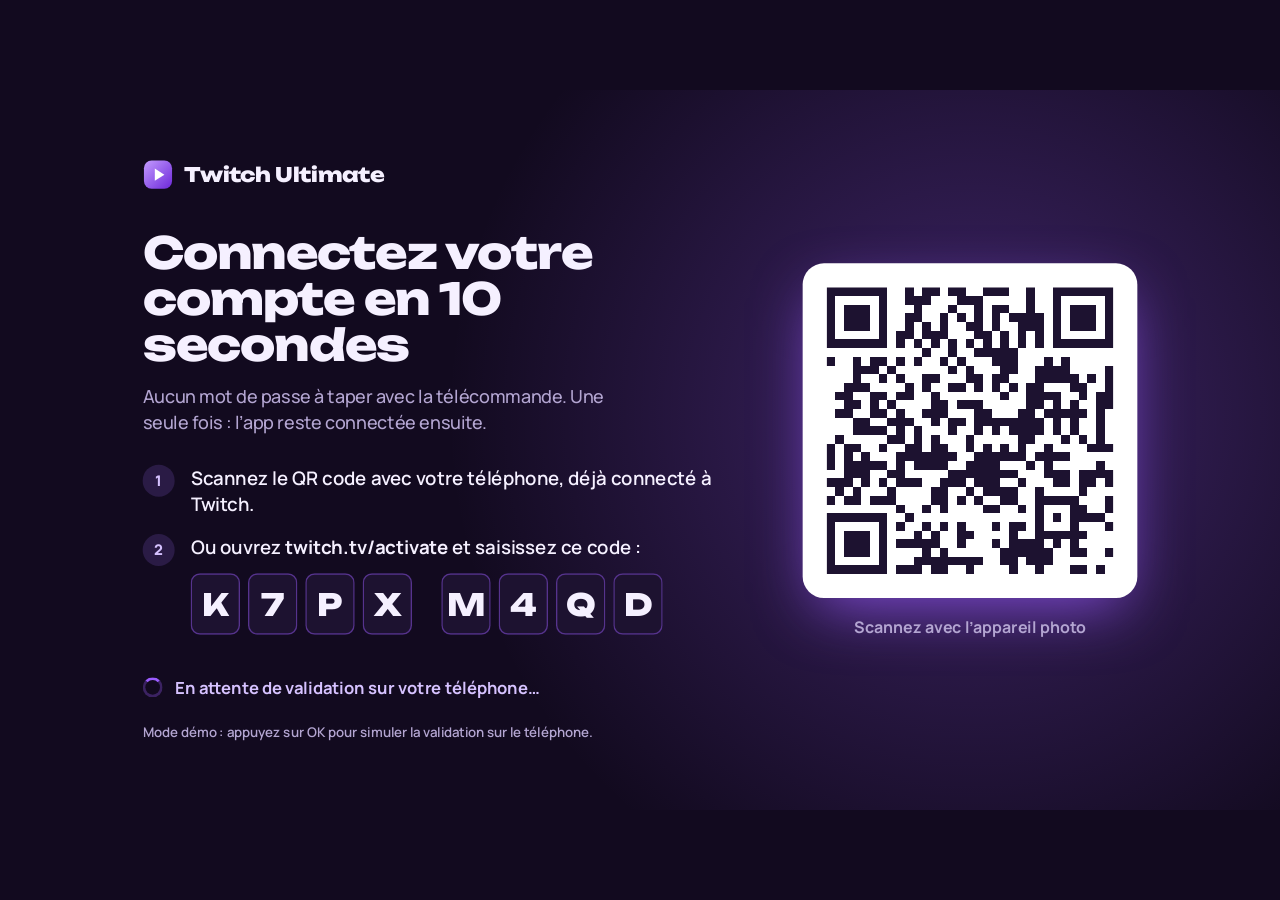
<file: app/src/main/assets/web/index.html>
<!doctype html>
<html lang="fr">
<head>
<meta charset="utf-8">
<meta name="viewport" content="width=1920, user-scalable=no">
<title>Twitch Ultimate</title>
<link rel="stylesheet" href="css/app.css">
</head>
<body>
<div id="stage">
  <nav class="side" id="side"></nav>
  <div class="main">
    <div class="topbar">
      <div class="logo"><svg viewBox="0 0 48 48" aria-hidden="true"><defs><linearGradient id="lg" x1="0" y1="0" x2="1" y2="1"><stop offset="0" stop-color="#c39bff"/><stop offset="1" stop-color="#6d28d9"/></linearGradient></defs><rect x="2" y="2" width="44" height="44" rx="12" fill="url(#lg)"/><path d="M19 14.5v19l15-9.5z" fill="#fff"/></svg>Twitch Ultimate</div>
      <div class="tb-right"><span id="clock"></span><span id="me" class="ava" style="width:56px;height:56px"></span></div>
    </div>
    <div class="view" id="v-home"><div class="scroller" id="home-scroll" data-scroll="y" data-mode="near"></div></div>
    <div class="view" id="v-today"><div class="page" id="today-page"></div></div>
    <div class="view" id="v-following"><div class="page" id="fol-page" data-scroll="y" data-mode="near"></div></div>
    <div class="view" id="v-cats"><div class="page" id="cats-page" data-scroll="y" data-mode="near"></div></div>
    <div class="view" id="v-cat"><div class="page" id="cat-page" data-scroll="y" data-mode="near"></div></div>
    <div class="view" id="v-search"><div class="page" id="search-page" data-scroll="y" data-mode="near"></div></div>
    <div class="view" id="v-subs"><div class="page" id="subs-page" data-scroll="y" data-mode="near"></div></div>
    <div class="view" id="v-prof"><div class="page" id="prof-page" data-scroll="y" data-mode="near"></div></div>
    <div class="view" id="v-homecfg"><div class="page" id="hc-page" data-scroll="y" data-mode="near"></div></div>
    <div class="view" id="v-settings"><div class="page" id="set-page" data-scroll="y" data-mode="near"></div></div>
  </div>

  <div id="player">
    <video id="video" playsinline></video>
    <canvas id="pcv" width="1280" height="720"></canvas>
    <span id="mainlab"></span>
    <div id="pipwrap"><video id="pipv" muted playsinline></video><canvas id="pipcv" width="480" height="270"></canvas><span id="piplab"></span></div>
    <div id="stats"></div>
    <div id="chat"><div class="chat-h" id="chat-h"></div><div class="msgs" id="msgs"></div></div>
    <div id="mpinfo"></div>
    <div id="mpframe"></div>
    <div id="mpanel" class="gone"></div>
    <div id="mphint"><b>OK</b> : réglages du multiplex</div>
    <div id="pmsg"></div>
    <div class="p-top" id="p-top"></div>
    <div class="p-bottom" id="p-bottom"></div>
    <div id="qmenu" class="gone"></div>
    <div id="adpill"></div>
    <div id="adov"></div>
    <div id="repohint"><span class="rh-box">Déplacez le chat avec les flèches · <b>OK</b> pour valider · <b>Retour</b> pour annuler</span></div>
    <div id="zap"></div>
  </div>

  <div id="toast"></div>
  <div id="modal" class="gone"></div>
  <div id="login" class="gone"></div>
  <div id="boot"><span class="spin big"></span><p>Démarrage…</p></div>
</div>
<script src="vendor/hls.min.js"></script>
<script src="vendor/qrcode.js"></script>
<script type="module" src="js/app.js"></script>
</body>
</html>
</file>
<file: app/src/main/assets/web/css/app.css>
/* Twitch Ultimate : interface conçue en 1920 × 1080, mise à l’échelle de l’écran par app.js. */
@font-face{font-family:Manrope;font-weight:400;src:url(../fonts/manrope-latin-400-normal.woff2) format("woff2")}
@font-face{font-family:Manrope;font-weight:500;src:url(../fonts/manrope-latin-500-normal.woff2) format("woff2")}
@font-face{font-family:Manrope;font-weight:600;src:url(../fonts/manrope-latin-600-normal.woff2) format("woff2")}
@font-face{font-family:Manrope;font-weight:700;src:url(../fonts/manrope-latin-700-normal.woff2) format("woff2")}
@font-face{font-family:Manrope;font-weight:800;src:url(../fonts/manrope-latin-800-normal.woff2) format("woff2")}
@font-face{font-family:Unbounded;font-weight:500;src:url(../fonts/unbounded-latin-500-normal.woff2) format("woff2")}
@font-face{font-family:Unbounded;font-weight:700;src:url(../fonts/unbounded-latin-700-normal.woff2) format("woff2")}
@font-face{font-family:Unbounded;font-weight:800;src:url(../fonts/unbounded-latin-800-normal.woff2) format("woff2")}

:root{
  color-scheme:dark;
  --tv-bg:#120a1f; --tv-surface:#1d1230; --tv-surface2:#2a1b45; --tv-fg:#f5f0ff; --tv-muted:#b3a5d1;
  --tv-violet:#9b5cff; --tv-lilac:#d6c2ff; --tv-live:#ff4d6d; --tv-glow:rgba(155,92,255,.75); --ok:#3ccf7a;
  --disp:"Unbounded","Arial Black",sans-serif; --body:"Manrope",system-ui,Roboto,sans-serif;
}
*,*::before,*::after{box-sizing:border-box}
html,body{margin:0;height:100%;overflow:hidden;background:var(--tv-bg)}
body{-webkit-font-smoothing:antialiased;cursor:default}
#stage{position:absolute;left:0;top:0;width:1920px;height:1080px;transform-origin:0 0;background:var(--tv-bg);color:var(--tv-fg);overflow:hidden;font-family:var(--body);user-select:none;-webkit-user-select:none}
.gone{display:none!important}
.spin{display:inline-block;width:30px;height:30px;border-radius:50%;border:4px solid rgba(155,92,255,.3);border-top-color:var(--tv-violet);animation:sp 1s linear infinite;vertical-align:middle}
.spin.big{width:72px;height:72px;border-width:7px}
@keyframes sp{to{transform:rotate(360deg)}}
.star{color:#ffd166}
.empty{font:600 24px/1.5 var(--body);color:var(--tv-muted);max-width:900px}
.loading-row{display:flex;align-items:center;gap:18px;margin:30px 64px;font:600 24px var(--body);color:var(--tv-muted)}
.spacer{height:120px}

/* menu latéral */
.side{position:absolute;left:0;top:0;bottom:0;width:112px;z-index:40;padding-top:190px;background:linear-gradient(90deg,rgba(18,10,31,.95),rgba(18,10,31,0));transition:width .25s ease,background .25s}
.side.open{width:360px;background:rgba(18,10,31,.97);box-shadow:30px 0 80px rgba(0,0,0,.6)}
.nav{display:flex;align-items:center;gap:24px;height:76px;margin:6px 16px;padding:0 24px;border-radius:16px;color:var(--tv-muted);white-space:nowrap;overflow:hidden;position:relative}
.nav svg{flex:0 0 34px;width:34px;height:34px;stroke:currentColor;fill:none;stroke-width:2;stroke-linecap:round;stroke-linejoin:round}
.nav span{font:700 26px var(--body);opacity:0;transition:opacity .2s}
.side.open .nav span{opacity:1}
.nav.active{color:var(--tv-lilac)}
.nav.active::before{content:"";position:absolute;left:4px;top:22px;bottom:22px;width:4px;border-radius:4px;background:var(--tv-violet)}
.nav.focused{background:var(--tv-fg);color:var(--tv-bg)}
.nav.focused::before{display:none}
.nav .bubble{position:absolute;left:52px;top:14px;min-width:24px;height:24px;padding:0 7px;border-radius:12px;background:var(--tv-violet);color:#fff;font:800 15px/24px var(--body);font-style:normal;text-align:center}
.side.open .nav .bubble{left:auto;right:20px;top:26px}

.main{position:absolute;left:112px;right:0;top:0;bottom:0;overflow:hidden}
.topbar{position:absolute;left:0;right:0;top:0;height:130px;padding:44px 64px 0;display:flex;justify-content:space-between;z-index:30;pointer-events:none;background:linear-gradient(to bottom,rgba(18,10,31,.85),rgba(18,10,31,0));transition:background .25s}
.topbar.solid{background:linear-gradient(to bottom,var(--tv-bg) 0,var(--tv-bg) 72%,rgba(18,10,31,0))}
.logo{display:flex;align-items:center;gap:16px;font:800 30px var(--disp);letter-spacing:-.02em}
.logo svg{width:46px;height:46px}
.tb-right{display:flex;align-items:center;gap:26px;font:600 30px var(--body);color:var(--tv-lilac)}
.view{position:absolute;inset:0;display:none}
.view.active{display:block}
.scroller,.page{position:absolute;inset:0;overflow:hidden}
.page{padding:150px 64px 90px}
.page-h{font:800 56px/1.05 var(--disp);letter-spacing:-.02em;margin:0 0 14px}
.page-sub{font:500 26px/1.4 var(--body);color:var(--tv-muted);margin:0 0 40px;max-width:1200px}

/* avatars */
.ava{flex:0 0 auto;display:inline-grid;place-items:center;border-radius:50%;background-size:cover;background-position:center;font-family:var(--disp);font-weight:700;color:#fff;text-shadow:0 1px 3px rgba(0,0,0,.35);background-color:var(--tv-surface2)}
.ava.sq{border-radius:10px}
.ava.is-live{box-shadow:0 0 0 4px var(--tv-bg),0 0 0 8px var(--tv-live)}

/* hero */
.hero{position:relative;height:720px;overflow:hidden}
.hero canvas,.hero-img{position:absolute;inset:0;width:100%;height:100%;object-fit:cover}
.hero-shade{position:absolute;inset:0;background:linear-gradient(90deg,var(--tv-bg) 0%,rgba(18,10,31,.88) 32%,rgba(18,10,31,.15) 70%,rgba(18,10,31,0)),linear-gradient(to top,var(--tv-bg) 2%,rgba(18,10,31,0) 45%)}
.hero-c{position:absolute;left:64px;bottom:96px;width:900px}
.live-line{display:flex;align-items:center;gap:14px;font:700 24px var(--body);color:var(--tv-lilac);margin-bottom:22px}
.dot{position:relative;display:inline-block;width:14px;height:14px;border-radius:50%;background:var(--tv-live)}
.dot::after{content:"";position:absolute;inset:-6px;border-radius:50%;background:rgba(255,77,109,.3);animation:pulse 1.6s infinite}
.dot.sm{width:10px;height:10px;margin-left:6px}
@keyframes pulse{0%{transform:scale(.6);opacity:1}100%{transform:scale(1.5);opacity:0}}
.hero h1{font:800 108px/.95 var(--disp);letter-spacing:-.035em;margin:0 0 22px;word-break:break-word}
.hero h1.small{font-size:64px;line-height:1.05}
.hero-title{font:600 34px/1.3 var(--body);margin:0 0 24px;max-width:820px;display:-webkit-box;-webkit-line-clamp:2;-webkit-box-orient:vertical;overflow:hidden}
.meta{display:flex;flex-wrap:wrap;gap:12px;font:600 22px var(--body);color:var(--tv-muted);margin-bottom:38px}
.meta span{padding:8px 16px;border-radius:10px;background:rgba(255,255,255,.08)}
.btns{display:flex;gap:20px;flex-wrap:wrap}
.btn{display:inline-flex;align-items:center;gap:14px;padding:20px 38px;border-radius:999px;font:800 26px var(--body);background:rgba(255,255,255,.14);color:var(--tv-fg);transition:transform .15s,background .15s}
.btn svg{width:26px;height:26px;fill:currentColor}
.btn.primary{background:var(--tv-violet);color:#fff}
.btn.focused{background:var(--tv-fg);color:var(--tv-bg);transform:scale(1.06)}

/* rangées */
.row{padding-top:18px}
.row h2{display:flex;align-items:baseline;gap:18px;margin:0 0 0 64px;font:700 30px var(--body)}
.row h2 .count{font:700 20px var(--body);color:var(--tv-lilac);background:rgba(155,92,255,.18);padding:4px 12px;border-radius:8px}
.row h2 .hint{font:500 20px var(--body);color:var(--tv-muted)}
.track{display:flex;gap:28px;overflow:hidden;padding:24px 64px 34px}
.card{flex:0 0 400px;min-width:0}
.card.clip{flex-basis:340px}
.thumb{position:relative;aspect-ratio:16/9;border-radius:14px;overflow:hidden;background-size:cover;background-position:center;transition:transform .2s ease,box-shadow .2s ease}
.thumb::after{content:"";position:absolute;inset:0;z-index:1;background:linear-gradient(to top,rgba(0,0,0,.65),rgba(0,0,0,0) 55%)}
.card.focused .thumb{transform:scale(1.06);box-shadow:0 0 0 4px var(--tv-fg),0 26px 60px -14px var(--tv-glow)}
.b-live,.b-vod{position:absolute;top:14px;left:14px;z-index:2;font:800 17px var(--body);padding:5px 11px;border-radius:7px;color:#fff;background:var(--tv-live)}
.b-vod{background:var(--tv-violet)}
.b-q{position:absolute;top:14px;right:14px;z-index:2;font:800 15px var(--body);padding:5px 9px;border-radius:7px;background:rgba(0,0,0,.6);color:var(--tv-lilac)}
.t-meta{position:absolute;bottom:14px;left:14px;z-index:2;font:700 19px var(--body);text-shadow:0 1px 4px rgba(0,0,0,.8)}
.prog{position:absolute;left:0;right:0;bottom:0;height:7px;z-index:2;background:rgba(255,255,255,.25)}
.prog i{display:block;height:100%;background:var(--tv-violet)}
.card-info{display:flex;gap:16px;margin-top:18px;opacity:.72;transition:opacity .2s,transform .2s}
.card.focused .card-info{opacity:1;transform:translateY(6px)}
.ci{min-width:0}
.c-name{font:800 23px var(--body);white-space:nowrap;overflow:hidden;text-overflow:ellipsis}
.c-title{font:500 21px/1.3 var(--body);white-space:nowrap;overflow:hidden;text-overflow:ellipsis;max-width:320px;margin-top:2px}
.card.clip .c-title{max-width:260px}
.c-sub{font:600 19px var(--body);color:var(--tv-muted);margin-top:4px;white-space:nowrap;overflow:hidden;text-overflow:ellipsis;max-width:320px}

.cat{flex:0 0 230px;min-width:0}
.cat .art{position:relative;aspect-ratio:3/4;border-radius:16px;overflow:hidden;padding:22px;background-size:cover;background-position:center;transition:transform .2s,box-shadow .2s}
.cat .art b{position:relative;z-index:2;display:block;font:800 26px/1.08 var(--disp);letter-spacing:-.02em;hyphens:auto;-webkit-hyphens:auto}
.cat .art em{position:absolute;right:-12px;bottom:-24px;font-size:150px;font-style:normal;opacity:.9;z-index:1}
.cat.focused .art{transform:scale(1.06);box-shadow:0 0 0 4px var(--tv-fg),0 26px 60px -14px var(--tv-glow)}
.cat .cm{margin-top:16px;display:flex;gap:12px;justify-content:space-between;align-items:baseline}
.cat .cn{font:700 20px var(--body);white-space:nowrap;overflow:hidden;text-overflow:ellipsis}
.cat .rk{flex:none;font:700 17px var(--body);color:var(--tv-muted)}

.avc{flex:0 0 170px;text-align:center}
.avc .ava{margin:6px auto 0;transition:transform .2s,box-shadow .2s}
.avc.focused .ava{transform:scale(1.08);box-shadow:0 0 0 4px var(--tv-bg),0 0 0 9px var(--tv-fg)}
.avc.focused .ava.is-live{box-shadow:0 0 0 4px var(--tv-bg),0 0 0 9px var(--tv-fg),0 0 0 14px var(--tv-live)}
.avc .n{margin-top:20px;font:800 21px var(--body);white-space:nowrap;overflow:hidden;text-overflow:ellipsis}
.avc .s{font:600 17px var(--body);color:var(--tv-muted);margin-top:4px}
.avc .s.l{color:var(--tv-live)}
.avc .s.v{color:var(--tv-lilac)}

.sch{flex:0 0 440px;display:flex;gap:24px;align-items:center;padding:26px 28px;border-radius:16px;background:var(--tv-surface);transition:transform .2s,box-shadow .2s,background .2s}
.sch .when{flex:0 0 120px;text-align:center;padding-right:22px;border-right:2px solid rgba(255,255,255,.08)}
.sch .when b{display:block;font:800 40px var(--disp);letter-spacing:-.02em}
.sch .when span{font:700 18px var(--body);color:var(--tv-lilac)}
.sch .w{min-width:0}
.sch .c-title{max-width:250px}
.sch .rem{margin-top:10px;font:700 18px var(--body);color:var(--tv-muted)}
.sch.on .rem{color:#7dffb0}
.sch.focused{background:var(--tv-surface2);transform:scale(1.05);box-shadow:0 0 0 4px var(--tv-fg)}

/* grilles */
.grid{display:grid;gap:34px 28px}
.g4{grid-template-columns:repeat(4,minmax(0,1fr))}
.g5{grid-template-columns:repeat(5,minmax(0,1fr))}
.g6{grid-template-columns:repeat(6,minmax(0,1fr))}
.g4 .card,.g6 .cat{flex:none}
.g4 .c-title,.g4 .c-sub{max-width:300px}
.g4 .loading-row,.g4 .empty{grid-column:1/-1;margin:0}
.tile{background:var(--tv-surface);border-radius:22px;padding:34px 20px 28px;text-align:center;transition:transform .2s,box-shadow .2s,background .2s;min-width:0}
.tile .ava{margin:0 auto 22px}
.tile .n{font:800 25px var(--body);white-space:nowrap;overflow:hidden;text-overflow:ellipsis}
.tile .s{font:600 19px/1.35 var(--body);color:var(--tv-muted);margin-top:8px}
.tile .s.l{color:var(--tv-live)}
.tile .s.v{color:var(--tv-lilac)}
.tile.focused{background:var(--tv-surface2);transform:scale(1.05);box-shadow:0 0 0 4px var(--tv-fg)}
.sect{font:700 28px var(--body);color:var(--tv-lilac);margin:10px 0 24px}
.sect + .grid{margin-bottom:56px}

/* aujourd’hui */
.detail{display:flex;gap:44px;align-items:center;min-height:300px;margin-bottom:34px}
.d-thumb{position:relative;flex:0 0 512px;aspect-ratio:16/9;border-radius:16px;overflow:hidden;background-size:cover}
.d-name{display:flex;align-items:center;gap:16px;font:800 28px var(--body);margin-bottom:14px}
.d-title{font:800 44px/1.1 var(--disp);letter-spacing:-.02em;margin:0 0 18px;max-width:1000px;display:-webkit-box;-webkit-line-clamp:2;-webkit-box-orient:vertical;overflow:hidden}
.d-meta{font:600 23px/1.5 var(--body);color:var(--tv-muted)}
.d-cta{margin-top:18px;font:700 22px var(--body);color:var(--tv-lilac)}
.tl-axis{position:relative;height:34px;margin-left:300px;font:700 18px var(--body);color:var(--tv-muted)}
.tl-axis span{position:absolute;transform:translateX(-50%)}
.tl-axis .nowlab{color:var(--tv-live)}
.tl-row{display:flex;align-items:center;height:66px}
.tl-label{flex:0 0 300px;display:flex;align-items:center;gap:16px;font:700 22px var(--body);padding-right:20px;white-space:nowrap;overflow:hidden}
.tl-label span:not(.ava):not(.dot){overflow:hidden;text-overflow:ellipsis}
.tl-track{position:relative;flex:1;height:46px;border-radius:10px;background:repeating-linear-gradient(90deg,rgba(255,255,255,.05) 0 2px,transparent 2px var(--hourw,60px)),var(--tv-surface)}
.tl-now{position:absolute;top:-6px;bottom:-6px;width:3px;background:var(--tv-live);border-radius:2px;z-index:3}
.bar{position:absolute;top:5px;bottom:5px;border-radius:8px;overflow:hidden;padding:0 12px;font:700 17px/36px var(--body);white-space:nowrap;color:#fff;text-shadow:0 1px 2px rgba(0,0,0,.6);transition:box-shadow .15s,transform .15s}
.bar.live{background-size:200% 100%!important;animation:flow 3s linear infinite}
@keyframes flow{to{background-position:-200% 0}}
.bar.focused{box-shadow:0 0 0 4px var(--tv-fg),0 10px 30px -6px var(--tv-glow);transform:scaleY(1.12);z-index:4}
.off-note{margin-top:30px;font:600 21px/1.5 var(--body);color:var(--tv-muted);max-width:1500px}

/* recherche */
.srch{display:flex;gap:70px}
.kb{flex:0 0 620px}
.sbox{height:86px;border-radius:16px;background:var(--tv-surface);display:flex;align-items:center;gap:6px;padding:0 28px;font:700 34px var(--body);margin-bottom:26px}
.sbox .ph{color:var(--tv-muted);font:500 26px var(--body);margin-left:10px}
.sbox .cur{width:3px;height:42px;background:var(--tv-violet);animation:bl 1s steps(1) infinite}
@keyframes bl{50%{opacity:0}}
.kgrid{display:grid;grid-template-columns:repeat(7,1fr);gap:10px}
.key{height:72px;border-radius:12px;background:var(--tv-surface);display:grid;place-items:center;font:800 28px var(--body);text-transform:uppercase;transition:transform .12s,background .12s}
.key.wide{grid-column:span 2;font-size:22px;text-transform:none}
.key.focused{background:var(--tv-fg);color:var(--tv-bg);transform:scale(1.08)}
.sres{flex:1;min-width:0}
.sres h3{font:700 26px var(--body);color:var(--tv-lilac);margin:0 0 18px}
.rlist{display:grid;grid-template-columns:1fr 1fr;gap:14px;margin-bottom:36px}
.ritem{display:flex;align-items:center;gap:18px;padding:16px 20px;border-radius:16px;background:var(--tv-surface);transition:transform .15s,box-shadow .15s,background .15s;min-width:0}
.ritem .n{font:800 23px var(--body);white-space:nowrap;overflow:hidden;text-overflow:ellipsis}
.ritem .s{font:600 18px var(--body);color:var(--tv-muted);margin-top:4px}
.ritem .s.l{color:var(--tv-live)}
.ritem.focused{background:var(--tv-surface2);box-shadow:0 0 0 4px var(--tv-fg);transform:scale(1.03)}

/* réglages */
.set{max-width:1300px}
.set-row{display:flex;align-items:center;justify-content:space-between;gap:40px;padding:24px 34px;border-radius:18px;margin-bottom:12px;background:var(--tv-surface);transition:background .15s,box-shadow .15s}
.set-row .l{font:700 27px var(--body)}
.set-row .d{font:500 20px/1.4 var(--body);color:var(--tv-muted);margin-top:6px;max-width:820px}
.set-row .v{flex:0 0 auto;font:800 22px var(--body);padding:12px 22px;border-radius:12px;background:rgba(155,92,255,.2);color:var(--tv-lilac)}
.set-row.focused{background:var(--tv-surface2);box-shadow:0 0 0 4px var(--tv-fg)}
.set-row.focused .v{background:var(--tv-violet);color:#fff}

/* notifications et fenêtres */
#toast{position:absolute;right:64px;top:150px;z-index:250;display:flex;align-items:center;gap:20px;padding:22px 30px 22px 22px;border-radius:20px;background:rgba(29,18,48,.97);box-shadow:0 20px 60px rgba(0,0,0,.6),inset 0 0 0 2px rgba(155,92,255,.5);font:600 23px/1.35 var(--body);max-width:680px;opacity:0;transform:translateY(-16px);transition:opacity .3s,transform .3s;pointer-events:none}
#toast.show{opacity:1;transform:none}
#toast b{display:block;font-weight:800;font-size:25px}
#toast small{color:var(--tv-muted);font-size:20px}
#modal{position:absolute;inset:0;z-index:260;display:grid;place-items:center;background:rgba(8,4,14,.78)}
.mbox{width:1100px;max-height:900px;overflow:hidden;padding:56px 64px;border-radius:28px;background:var(--tv-surface);box-shadow:0 40px 120px rgba(0,0,0,.7),inset 0 0 0 2px rgba(155,92,255,.4)}
.mbox h2{font:800 44px/1.1 var(--disp);letter-spacing:-.02em;margin:0 0 18px}
.mtxt{font:500 24px/1.45 var(--body);color:var(--tv-muted);margin:0 0 24px}
.notes{font:500 22px/1.5 var(--body);background:rgba(0,0,0,.25);border-radius:16px;padding:22px 26px;margin-bottom:24px;max-height:260px;overflow:hidden}
.upbar{display:none;height:12px;border-radius:99px;background:rgba(255,255,255,.12);overflow:hidden;margin-bottom:16px}
.upbar.on{display:block}
.upbar i{display:block;height:100%;width:0;background:var(--tv-violet);transition:width .3s}
.mbox .btns{margin-top:12px}
.bug{display:flex;gap:44px;align-items:flex-start;margin-bottom:24px}
.loglist{flex:1;min-width:0;font:500 17px/1.5 ui-monospace,Menlo,monospace;color:var(--tv-muted);background:rgba(0,0,0,.3);border-radius:14px;padding:18px 22px;max-height:420px;overflow:hidden;word-break:break-all}
.bugqr{flex:0 0 300px}
.qr{padding:36px;border-radius:32px;background:#fff;box-shadow:0 30px 90px -20px var(--tv-glow)}
.qr canvas{display:block;width:430px;height:430px;image-rendering:pixelated}
.qr.small{padding:18px;border-radius:18px}
.qr.small canvas{width:264px;height:264px}
#boot{position:absolute;inset:0;z-index:240;display:flex;flex-direction:column;align-items:center;justify-content:center;gap:30px;background:var(--tv-bg);font:600 28px var(--body);color:var(--tv-muted)}
.boot-err{display:flex;flex-direction:column;align-items:center;gap:18px;text-align:center;max-width:1100px}
.boot-err b{font:800 44px var(--disp);color:var(--tv-fg)}

/* connexion */
#login{position:absolute;inset:0;z-index:300;display:flex;align-items:center;justify-content:center;gap:130px;background:radial-gradient(circle at 76% 45%,rgba(155,92,255,.32),rgba(155,92,255,0) 50%),var(--tv-bg);transition:opacity .5s}
#login.hide{opacity:0;pointer-events:none}
.lg-l{width:860px}
.lg-l .logo{margin-bottom:60px}
.lg-l h1{font:800 66px/1.05 var(--disp);letter-spacing:-.025em;margin:0 0 22px}
.lg-l>p{font:500 27px/1.45 var(--body);color:var(--tv-muted);margin:0 0 44px;max-width:760px}
.lg-l .lg-err{color:#ff9fb1}
.steps{margin:0 0 44px;padding:0;list-style:none;counter-reset:s}
.steps li{counter-increment:s;display:flex;gap:24px;font:600 28px/1.4 var(--body);margin-bottom:26px}
.steps li::before{content:counter(s);flex:0 0 48px;height:48px;border-radius:50%;display:grid;place-items:center;background:var(--tv-surface2);color:var(--tv-lilac);font:800 22px var(--body)}
.code{display:flex;gap:12px;margin-top:20px}
.code span:not(.spin){width:74px;height:92px;border-radius:14px;background:var(--tv-surface);display:grid;place-items:center;font:800 46px var(--disp);box-shadow:inset 0 0 0 2px rgba(155,92,255,.45)}
.code i{width:20px}
.wait,.ok-big{display:flex;align-items:center;gap:18px;font:700 25px var(--body);color:var(--tv-lilac);height:70px}
.ok-big{display:none;font:800 36px var(--disp);color:var(--tv-fg)}
#login.done .ok-big{display:flex}
#login.done .wait{display:none}
.check{width:64px;height:64px;border-radius:50%;background:var(--ok);display:grid;place-items:center}
.check svg{width:36px;height:36px;stroke:#fff;stroke-width:3.5;fill:none;stroke-linecap:round;stroke-linejoin:round}
.lg-hint{margin-top:18px;font:600 20px var(--body);color:var(--tv-muted)}
.qr-cap{text-align:center;margin-top:26px;font:700 24px var(--body);color:var(--tv-muted)}

/* lecteur */
#player{position:absolute;inset:0;z-index:100;background:#000;display:none}
#player.open{display:block}
#video,#pcv{position:absolute;inset:0;width:100%;height:100%;background:#000;object-fit:contain}
#pcv{display:none}
#pcv.px{image-rendering:pixelated}
#player .p-top,#player .p-bottom{position:absolute;left:0;right:0;z-index:20;opacity:0;visibility:hidden;transition:opacity .3s,visibility 0s .3s;pointer-events:none}
#player.ui .p-top,#player.ui .p-bottom{opacity:1;visibility:visible;transition:opacity .3s;pointer-events:auto}
.p-top{top:0;padding:48px 64px 140px;background:linear-gradient(to bottom,rgba(0,0,0,.8),rgba(0,0,0,0));display:flex;gap:24px;align-items:center}
.p-top .pn{font:800 40px var(--disp);letter-spacing:-.02em}
.p-top .pt{font:600 26px var(--body);margin-top:6px;max-width:1300px;white-space:nowrap;overflow:hidden;text-overflow:ellipsis}
.p-top .pm{font:600 21px var(--body);color:var(--tv-lilac);margin-top:8px}
.p-bottom{bottom:0;padding:150px 64px 52px;background:linear-gradient(to top,rgba(0,0,0,.85),rgba(0,0,0,0))}
.seekwrap{display:flex;align-items:center;gap:24px;margin-bottom:30px;font:700 22px var(--body)}
.seek{position:relative;flex:1;height:10px;border-radius:99px;background:rgba(255,255,255,.25);transition:height .15s}
.seek i{position:absolute;left:0;top:0;bottom:0;border-radius:99px;background:var(--tv-violet)}
.seek .knob{position:absolute;top:50%;width:26px;height:26px;margin:-13px 0 0 -13px;border-radius:50%;background:#fff;opacity:0;transition:opacity .15s}
.seek.focused{height:16px}
.seek.focused .knob{opacity:1}
.liverow{display:flex;align-items:center;gap:18px;margin-bottom:30px;font:700 22px var(--body)}
.liverow .tag{background:var(--tv-live);color:#fff;padding:6px 14px;border-radius:8px;font-weight:800}
.liverow .zh{color:var(--tv-muted);margin-left:auto;font-weight:600}
.pbtns{display:flex;flex-wrap:wrap;gap:12px}
.pbtn{display:inline-flex;align-items:center;gap:10px;padding:15px 22px;border-radius:999px;background:rgba(255,255,255,.14);font:800 20px var(--body);transition:transform .15s,background .15s}
.pbtn svg{width:24px;height:24px;fill:currentColor}
.pbtn.focused{background:var(--tv-fg);color:var(--tv-bg);transform:scale(1.06)}
.pbtn.on{box-shadow:inset 0 0 0 2px var(--tv-violet)}
#pmsg{position:absolute;inset:0;z-index:15;display:none;flex-direction:column;align-items:center;justify-content:center;gap:16px;text-align:center;pointer-events:none}
#pmsg.on{display:flex}
#pmsg b{font:800 44px var(--disp)}
#pmsg small{font:600 24px/1.4 var(--body);color:var(--tv-muted);max-width:1100px}
#chat{position:absolute;top:0;bottom:0;right:0;width:470px;z-index:10;display:none;flex-direction:column;padding:40px 34px 44px;overflow:hidden;pointer-events:none;transition:padding .3s}
#chat.on{display:flex}
#chat.left{right:auto;left:0}
#chat.st-t{background:linear-gradient(to left,rgba(10,5,18,.62),rgba(10,5,18,0))}
#chat.st-t.left{background:linear-gradient(to right,rgba(10,5,18,.62),rgba(10,5,18,0))}
#chat.st-d{background:rgba(10,5,18,.82)}
#player.ui #chat{padding-bottom:260px}
.chat-h{flex:none;font:800 20px var(--body);color:var(--tv-lilac);padding-bottom:16px}
.chat-h small{display:block;font-weight:600;color:var(--tv-muted);margin-top:4px}
.msgs{flex:1;min-height:0;display:flex;flex-direction:column;justify-content:flex-end;overflow:hidden}
.msg{font:500 var(--cfs,22px)/1.4 var(--body);margin-top:9px;text-shadow:0 1px 3px rgba(0,0,0,.95);word-wrap:break-word}
.msg b{font-weight:800}
.msg .sys{color:var(--tv-lilac);font-style:italic}
.emote{height:1.5em;vertical-align:middle;margin:-4px 1px 0}
.bdg{display:inline-block;width:.85em;height:.85em;border-radius:3px;margin-right:6px;vertical-align:-1px}
#stats{position:absolute;top:44px;left:44px;z-index:15;display:none;padding:20px 26px;border-radius:14px;background:rgba(0,0,0,.7);font:600 19px/1.65 var(--body);min-width:420px;transition:top .3s}
#stats.on{display:block}
#player.ui #stats{top:230px}
#stats div{display:flex;justify-content:space-between;gap:30px}
#stats span:first-child{color:var(--tv-muted)}
#zap{position:absolute;left:64px;bottom:64px;z-index:25;display:flex;gap:22px;align-items:center;padding:24px 34px 24px 24px;border-radius:22px;background:rgba(18,10,31,.92);box-shadow:inset 0 0 0 2px rgba(155,92,255,.55);opacity:0;transform:translateY(20px);transition:opacity .25s,transform .25s;pointer-events:none}
#zap.show{opacity:1;transform:none}
#player.ui #zap{opacity:0}
#zap .zn{font:800 32px var(--disp)}
#zap .zt{font:600 22px var(--body);color:var(--tv-muted);margin-top:6px;max-width:700px;white-space:nowrap;overflow:hidden;text-overflow:ellipsis}
#adpill{position:absolute;top:44px;right:44px;z-index:30;display:flex;align-items:center;gap:14px;padding:18px 26px;border-radius:16px;background:rgba(18,10,31,.94);box-shadow:inset 0 0 0 2px var(--ok);font:700 22px var(--body);opacity:0;transform:translateY(-12px);transition:opacity .3s,transform .3s;pointer-events:none}
#adpill.show{opacity:1;transform:none}
#adpill i{width:14px;height:14px;border-radius:50%;background:var(--ok)}
#adov{position:absolute;inset:0;z-index:28;display:none;place-items:center;text-align:center;background:repeating-linear-gradient(45deg,#2b2b2e 0 40px,#333338 40px 80px);font:800 56px var(--disp);color:#ddd}
#adov.on{display:grid}
#adov small{display:block;font:600 26px var(--body);color:#aaa;margin-top:18px}
#pipwrap{position:absolute;z-index:12;width:576px;height:324px;right:64px;bottom:64px;border-radius:16px;overflow:hidden;background:#000;box-shadow:0 0 0 3px var(--tv-violet),0 20px 50px rgba(0,0,0,.6);display:none;transition:bottom .3s}
#pipwrap.on{display:block}
#pipwrap.left{right:auto;left:64px}
#player.ui #pipwrap{bottom:300px}
#pipv,#pipcv{width:100%;height:100%;object-fit:cover}
#piplab{position:absolute;left:0;right:0;top:0;padding:8px 14px;background:rgba(0,0,0,.6);font:800 20px var(--body)}
/* aperçu du live dans les vignettes */
.pvlayer{position:absolute;visibility:hidden;background:#000;overflow:visible}
.pvlayer.on{visibility:visible}
.pvlayer.over{z-index:25;pointer-events:none}
.pvlayer.in-hero{inset:0;z-index:0}
.pvlayer video,.pvlayer canvas{display:block;width:100%;height:100%;object-fit:cover}
/* catégories : une vignette sur deux plus grande */
.cats-row .track{align-items:center}
.cat.big{flex-basis:300px}
.cat.big .art b{font-size:36px}
.cat .cv{display:flex;align-items:center;gap:10px;margin-top:6px;font:700 19px var(--body);color:var(--tv-lilac)}
.cat .cv .dot{margin:0;animation:none;box-shadow:none}
/* liste des qualités */
#qmenu{position:absolute;z-index:40;min-width:300px;padding:14px;border-radius:20px;background:rgba(29,18,48,.98);box-shadow:0 24px 70px rgba(0,0,0,.7),inset 0 0 0 2px rgba(155,92,255,.5)}
#qmenu .qh{font:700 18px var(--body);color:var(--tv-muted);padding:8px 18px 12px}
.qitem{display:flex;justify-content:space-between;align-items:center;gap:30px;padding:16px 20px;border-radius:12px;font:800 23px var(--body)}
.qitem b{color:var(--tv-violet)}
.qitem.focused{background:var(--tv-fg);color:var(--tv-bg)}
.qitem.focused b{color:var(--tv-bg)}
@media (prefers-reduced-motion: reduce){.dot,.bar.live,.spin{animation-duration:3s}*{transition-duration:.01ms!important}}

/* accueil personnalisable */
.top-pad{height:150px}
.home-foot{padding:30px 64px 0}
.home-foot .empty{margin:0 0 24px}
.hc{max-width:1300px}
.hc-row{display:flex;gap:14px;align-items:stretch;margin-bottom:12px}
.hc-t{flex:1;display:flex;align-items:center;gap:26px;padding:22px 30px;border-radius:18px;background:var(--tv-surface);transition:background .15s,box-shadow .15s}
.hc-l{flex:1;font:700 27px var(--body)}
.hc-s{font:800 21px var(--body);color:var(--tv-muted)}
.hc-row.on .hc-s{color:var(--tv-lilac)}
.sw{position:relative;flex:none;width:68px;height:38px;border-radius:99px;background:rgba(255,255,255,.18);transition:background .15s}
.sw i{position:absolute;top:5px;left:5px;width:28px;height:28px;border-radius:50%;background:#fff;transition:left .15s}
.hc-row.on .sw{background:var(--tv-violet)}
.hc-row.on .sw i{left:35px}
.hc-row:not(.on) .hc-l{color:var(--tv-muted)}
.hc-m{flex:none;width:84px;display:grid;place-items:center;border-radius:18px;background:var(--tv-surface);font:800 26px var(--body);color:var(--tv-muted);transition:background .15s,box-shadow .15s}
.hc-m.off{opacity:.35}
.hc-t.focused,.hc-m.focused{background:var(--tv-surface2);box-shadow:0 0 0 4px var(--tv-fg);color:var(--tv-fg)}

/* aujourd’hui : liste + grand aperçu */
.td-head .page-sub{margin-bottom:26px}
.td{display:flex;gap:56px;height:760px}
.td-list{position:relative;flex:0 0 900px;overflow:hidden;padding:4px 10px 60px 4px}
.td-g{font:800 22px var(--body);color:var(--tv-lilac);margin:22px 0 12px 8px}
.td-g:first-child{margin-top:4px}
.td-item{display:flex;align-items:center;gap:22px;padding:18px 24px;border-radius:18px;margin-bottom:10px;background:var(--tv-surface);transition:background .15s,box-shadow .15s,transform .15s}
.td-item.focused{background:var(--tv-surface2);box-shadow:0 0 0 4px var(--tv-fg);transform:scale(1.015)}
.td-main{flex:1;min-width:0}
.td-name{display:flex;align-items:center;gap:14px;font:800 24px var(--body)}
.td-tag{font:800 15px var(--body);padding:3px 10px;border-radius:6px;background:rgba(255,255,255,.12);color:var(--tv-muted)}
.td-tag.new{background:rgba(155,92,255,.3);color:var(--tv-lilac)}
.td-tag.live{background:var(--tv-live);color:#fff}
.td-title{font:500 21px var(--body);margin-top:4px;white-space:nowrap;overflow:hidden;text-overflow:ellipsis}
.td-meta{font:600 18px var(--body);color:var(--tv-muted);margin-top:4px}
.td-strip{position:relative;height:6px;margin-top:12px;border-radius:3px;background:rgba(255,255,255,.08)}
.td-strip i,.td-strip b{position:absolute;top:0;bottom:0;border-radius:3px}
.td-strip i{background:rgba(155,92,255,.55)}
.td-strip b{background:var(--tv-lilac)}
.td-item.is-live .td-strip i{background:var(--tv-live)}
.td-when{flex:none;font:700 19px var(--body);color:var(--tv-muted);text-align:right;min-width:70px}
.td-panel{flex:1;min-width:0}
.tp-thumb{position:relative;aspect-ratio:16/9;border-radius:20px;overflow:hidden;background-size:cover;background-position:center;box-shadow:0 30px 80px -30px var(--tv-glow)}
.tp-thumb::after{content:"";position:absolute;inset:0;z-index:1;background:linear-gradient(to top,rgba(0,0,0,.6),rgba(0,0,0,0) 50%)}
.tp-name{display:flex;align-items:center;gap:16px;font:800 28px var(--body);margin:28px 0 10px}
.tp-title{font:800 38px/1.15 var(--disp);letter-spacing:-.02em;margin:0 0 14px;display:-webkit-box;-webkit-line-clamp:2;-webkit-box-orient:vertical;overflow:hidden}
.tp-meta{font:600 22px/1.5 var(--body);color:var(--tv-muted)}
.tp-cta{display:inline-flex;align-items:center;gap:12px;margin-top:22px;padding:14px 24px;border-radius:999px;background:var(--tv-violet);color:#fff;font:800 21px var(--body)}
.tp-cta svg{width:22px;height:22px;fill:currentColor}

/* rediffusions des abonnés */
.subs-steps{max-width:1300px}
.subs-input{margin:10px 0 28px}
.subs-field{display:inline-flex;align-items:center;min-width:620px;height:84px;padding:0 28px;border-radius:16px;background:var(--tv-surface);font:600 26px var(--body);box-shadow:inset 0 0 0 2px rgba(155,92,255,.4)}
.subs-field.focused{background:var(--tv-surface2);box-shadow:0 0 0 4px var(--tv-fg)}
.sf-ph{color:var(--tv-muted)}
.sf-val{color:var(--tv-lilac);font-weight:800}
.subs-ok{display:flex;align-items:center;gap:24px;max-width:900px;padding:28px 34px;border-radius:20px;background:var(--tv-surface);margin-bottom:30px}
.subs-ok b{display:block;font:800 28px var(--body)}
.subs-ok span{font:600 21px var(--body);color:var(--tv-muted)}
.subs-warn{margin-top:26px;font:600 20px/1.5 var(--body);color:#ffbf6b;max-width:1100px}

/* clavier à l’écran du prompt */
.pfield{min-height:70px;padding:18px 24px;border-radius:14px;background:rgba(0,0,0,.3);font:700 28px var(--body);margin-bottom:22px;word-break:break-all}
.pph{color:var(--tv-muted);font-weight:500}
.pcur{display:inline-block;width:3px;height:30px;background:var(--tv-violet);vertical-align:-5px;animation:bl 1s steps(1) infinite}
.pkb{display:flex;flex-direction:column;gap:10px;margin-bottom:12px}
.pkrow{display:flex;gap:10px;justify-content:center}
.pk{min-width:62px;height:62px;padding:0 14px;display:grid;place-items:center;border-radius:12px;background:var(--tv-surface);font:800 26px var(--body);text-transform:uppercase}
.pk.wide{min-width:150px;font-size:22px;text-transform:none}
.pk.focused{background:var(--tv-fg);color:var(--tv-bg);transform:scale(1.08)}

/* ===== Page Lives suivis ===== */
.lh-head{padding:150px 64px 10px}
.lgrid{display:grid;grid-template-columns:repeat(3,minmax(0,1fr));gap:48px 40px;padding:24px 64px 0}
.lcard{min-width:0}
.lcard .thumb{aspect-ratio:16/9;border-radius:18px}
.lcard.focused .thumb{transform:scale(1.045);box-shadow:0 0 0 5px var(--tv-fg),0 34px 80px -18px var(--tv-glow)}
.lcard .b-since{position:absolute;bottom:14px;right:14px;z-index:2;font:700 18px var(--body);padding:5px 11px;border-radius:7px;background:rgba(0,0,0,.6);color:var(--tv-lilac)}
.lcard .t-meta{display:flex;align-items:center;gap:8px}
.lcard .card-info{gap:18px;margin-top:20px}
.lcard .c-name{font:800 27px var(--body)}
.lcard .c-title{font:500 23px/1.3 var(--body);max-width:none;margin-top:3px}
.lcard .c-sub{font:600 20px var(--body);max-width:none;margin-top:5px}
@media (max-width:1300px){ .lgrid{grid-template-columns:repeat(2,minmax(0,1fr))} }

/* icône animée du menu "Lives suivis" */
.navic{position:relative;flex:0 0 34px;width:34px;height:34px;display:grid;place-items:center}
.navic .ic-off{width:34px;height:34px;stroke:currentColor;fill:none;stroke-width:2;stroke-linecap:round;stroke-linejoin:round}
.navic .ic-on{display:none;align-items:flex-end;gap:4px;height:26px}
.navic .ic-on i{width:5px;border-radius:3px;background:currentColor;height:40%;animation:eq 1s ease-in-out infinite}
.navic .ic-on i:nth-child(2){animation-delay:.25s}
.navic .ic-on i:nth-child(3){animation-delay:.5s}
.navic.live .ic-off{display:none}
.navic.live .ic-on{display:flex}
@keyframes eq{0%,100%{height:30%}50%{height:100%}}
.nav.active .navic.live .ic-on i{background:var(--tv-violet)}

/* ===== Recherche redessinée ===== */
.sres{flex:1;min-width:0;position:relative}
.sres-hint{font:600 23px var(--body);color:var(--tv-muted);padding:20px 4px}
.sres.searching::before{content:"";position:absolute;top:0;right:0;width:34px;height:34px;border-radius:50%;border:4px solid rgba(155,92,255,.3);border-top-color:var(--tv-violet);animation:sp 1s linear infinite}
.sres .ritem{display:flex;align-items:center;gap:22px;padding:18px 24px;border-radius:18px;background:var(--tv-surface);margin-bottom:14px;transition:background .15s,box-shadow .15s,transform .15s;animation:rin .3s ease both;animation-delay:var(--d,0s)}
@keyframes rin{from{opacity:0;transform:translateY(10px)}}
.sres .ritem.focused{background:var(--tv-surface2);box-shadow:0 0 0 4px var(--tv-fg);transform:scale(1.02)}
.rd-main{flex:1;min-width:0}
.rd-name{display:flex;align-items:center;gap:14px;font:800 26px var(--body)}
.rd-badge{font:800 14px var(--body);letter-spacing:.04em;padding:4px 9px;border-radius:6px;background:var(--tv-live);color:#fff}
.rd-meta{display:flex;align-items:center;gap:10px;margin-top:6px;font:600 20px var(--body);color:var(--tv-muted);white-space:nowrap;overflow:hidden;text-overflow:ellipsis}
.rd-game{color:var(--tv-lilac)}
.rd-sep{opacity:.5}
.rd-off{color:var(--tv-muted)}
.rd-vw{flex:none;display:flex;flex-direction:column;align-items:flex-end;font:800 26px var(--body);color:var(--tv-fg)}
.rd-vw .dot{margin:0 0 2px}
.rd-vw small{font:600 15px var(--body);color:var(--tv-muted)}
.ritem.is-live .ava{box-shadow:0 0 0 3px var(--tv-bg),0 0 0 6px var(--tv-live)}

/* ===== Catégories : rang sur la miniature, texte clean ===== */
.cat-art{position:relative}
.cat-rank{position:absolute;top:12px;right:12px;z-index:3;min-width:40px;height:40px;padding:0 10px;border-radius:12px;display:grid;place-items:center;font:800 22px var(--disp);color:#fff;background:linear-gradient(135deg,var(--tv-violet),#6d28d9);box-shadow:0 6px 18px -4px var(--tv-glow)}
.cat .art em{right:-6px;bottom:-16px;font-size:120px}
.cat .cm{flex-direction:column;align-items:flex-start;gap:4px}
.cat .cn{font:800 22px var(--body);white-space:nowrap;overflow:hidden;text-overflow:ellipsis;max-width:100%}
.cat .cv{display:flex;align-items:center;gap:8px;font:600 18px var(--body);color:var(--tv-muted)}
.cat .cv .dot{margin:0;animation:none;box-shadow:none;background:var(--tv-live)}

/* filtre pays */
.cat-head{display:flex;align-items:center;justify-content:space-between;gap:40px;margin-bottom:34px}
.cat-head .page-sub{margin:0}
.cat-filter{flex:none;display:flex;gap:10px;padding:6px;border-radius:16px;background:var(--tv-surface)}
.cf-opt{padding:12px 26px;border-radius:12px;font:800 21px var(--body);color:var(--tv-muted);transition:background .15s,color .15s}
.cf-opt.on{color:var(--tv-fg)}
.cf-opt.on:not(.focused){background:var(--tv-surface2)}
.cf-opt.focused{background:var(--tv-fg);color:var(--tv-bg)}

/* ===== Lecteur : barre liquid glass ===== */
.p-bottom{background:linear-gradient(to top,rgba(0,0,0,.6),rgba(0,0,0,0))}
.pbtns{gap:14px}
.pbtn{
  background:rgba(40,28,66,.82);
  box-shadow:inset 0 1px 0 rgba(255,255,255,.22), inset 0 -1px 0 rgba(0,0,0,.25), 0 8px 24px -8px rgba(0,0,0,.5);
  border:1px solid rgba(255,255,255,.12);
  color:var(--tv-fg);
}
.pbtn svg{opacity:.95}
.pbtn.on{box-shadow:inset 0 1px 0 rgba(255,255,255,.3), inset 0 0 0 2px var(--tv-violet), 0 8px 24px -8px rgba(155,92,255,.6);background:rgba(155,92,255,.3)}
.pbtn.focused{background:rgba(245,240,255,.92);color:var(--tv-bg);border-color:transparent;box-shadow:inset 0 1px 0 rgba(255,255,255,.6),0 12px 30px -8px var(--tv-glow);transform:scale(1.06)}
.p-top .pn{text-shadow:0 2px 10px rgba(0,0,0,.6)}
.seek{background:rgba(255,255,255,.22)}
.seek i{background:linear-gradient(90deg,#b98cff,var(--tv-violet))}
.liverow .tag{background:rgba(255,77,109,.9);}
/* menu déroulant en glass */
#qmenu{background:rgba(30,20,48,.96);border:1px solid rgba(255,255,255,.14);box-shadow:inset 0 1px 0 rgba(255,255,255,.2),0 30px 80px rgba(0,0,0,.6)}
.qitem b{font-weight:800}
.qitem .right{color:var(--tv-muted)}

/* indice de repositionnement du chat */
#repohint{position:absolute;left:0;right:0;top:40px;z-index:30;display:none;justify-content:center;pointer-events:none}
#repohint.on{display:flex}
.rh-box{padding:16px 28px;border-radius:16px;font:700 22px var(--body);color:var(--tv-fg);background:rgba(30,20,48,.94);border:1px solid rgba(255,255,255,.16)}
#chat.reposing{box-shadow:inset 0 0 0 3px var(--tv-violet);border-radius:18px}
#chat.free{width:430px}

/* ===== Suivis : vignettes En live / profil ===== */
.tile .s.live{display:flex;justify-content:center;margin-top:10px}
.tile .s2{font:600 18px var(--body);color:var(--tv-muted);margin-top:6px}
.live-pill{display:inline-flex;align-items:center;gap:9px;padding:6px 14px;border-radius:999px;background:rgba(255,77,109,.16);color:#ff6b84;font:800 18px var(--body)}
.lp-eq{display:inline-flex;align-items:flex-end;gap:3px;height:16px}
.lp-eq i{width:3px;border-radius:2px;background:currentColor;height:40%;animation:eq 1s ease-in-out infinite}
.lp-eq i:nth-child(2){animation-delay:.25s}.lp-eq i:nth-child(3){animation-delay:.5s}
.tile.is-live .ava{box-shadow:0 0 0 4px var(--tv-surface),0 0 0 8px var(--tv-live)}

/* bulle de choix live/profil */
#modal.as-pop{background:transparent;place-items:start}
.popover{position:absolute;min-width:320px;padding:20px;border-radius:20px;background:rgba(30,20,48,.98);border:1px solid rgba(255,255,255,.14);box-shadow:0 30px 80px rgba(0,0,0,.6)}
.cc-title{font:800 24px var(--body)}
.cc-sub{font:600 19px var(--body);color:var(--tv-muted);margin:6px 0 16px;max-width:360px;white-space:nowrap;overflow:hidden;text-overflow:ellipsis}
.pop-btns{display:flex;flex-direction:column;gap:10px}
.pop-item{padding:16px 22px;border-radius:14px;font:800 22px var(--body);background:var(--tv-surface);text-align:center}
.pop-item.primary{background:var(--tv-violet);color:#fff}
.pop-item.focused{background:var(--tv-fg);color:var(--tv-bg)}

/* ===== Profil streamer ===== */
.prof-head{position:relative;min-height:420px;padding:150px 64px 40px;overflow:hidden}
.ph-bg{position:absolute;inset:0;opacity:.5;filter:saturate(1.1)}
.ph-bg::after{content:"";position:absolute;inset:0;background:linear-gradient(to top,var(--tv-bg),rgba(18,10,31,.4) 60%,rgba(18,10,31,.7))}
.ph-main{position:relative;display:flex;gap:44px;align-items:flex-end}
.ph-info{flex:1;min-width:0;padding-bottom:10px}
.ph-name{display:flex;align-items:center;gap:20px;font:800 60px/1 var(--disp);letter-spacing:-.02em;margin:0 0 18px}
.ph-live{display:inline-flex;align-items:center;gap:10px;font:800 22px var(--body);color:#fff;background:var(--tv-live);padding:8px 16px;border-radius:999px}
.ph-stats{display:flex;gap:28px;font:600 24px var(--body);color:var(--tv-muted);margin-bottom:18px}
.ph-stats b{color:var(--tv-fg)}
.ph-bio{font:500 23px/1.5 var(--body);color:var(--tv-lilac);max-width:1100px;margin:0 0 24px;display:-webkit-box;-webkit-line-clamp:3;-webkit-box-orient:vertical;overflow:hidden}
.prof-body{padding:10px 64px 90px}

/* ===== Écran "Qui regarde ?" (profils) ===== */
#login.picker{display:flex;align-items:center;justify-content:center;background:radial-gradient(circle at 50% 35%,rgba(155,92,255,.22),rgba(155,92,255,0) 55%),var(--tv-bg);transition:opacity .5s,transform .5s}
#login.picker.launch{opacity:0;transform:scale(1.06)}
.pf-wrap{text-align:center}
.pf-wrap .logo{justify-content:center;margin-bottom:40px;font-size:34px}
.pf-title{font:800 72px var(--disp);letter-spacing:-.02em;margin:0 0 70px}
.pf-grid{display:flex;gap:56px;justify-content:center;flex-wrap:wrap;max-width:1400px}
.pf-card{display:flex;flex-direction:column;align-items:center;gap:22px;padding:14px;border-radius:24px;transition:transform .18s}
.pf-card .ava{transition:box-shadow .18s}
.pf-card .pf-name{font:700 30px var(--body);color:var(--tv-muted);transition:color .18s}
.pf-card.focused{transform:scale(1.08)}
.pf-card.focused .ava{box-shadow:0 0 0 6px var(--tv-bg),0 0 0 12px var(--tv-fg)}
.pf-card.focused .pf-name{color:var(--tv-fg)}
.pf-plus{width:190px;height:190px;border-radius:50%;display:grid;place-items:center;font:300 90px var(--body);color:var(--tv-muted);background:var(--tv-surface);border:3px dashed rgba(255,255,255,.2)}
.pf-card.add.focused .pf-plus{color:var(--tv-fg);border-color:var(--tv-fg)}

/* ===== Micro-vignette VOD sur les cartes ===== */
.vbadge{position:absolute;top:14px;right:14px;z-index:3;font:800 15px var(--body);padding:4px 9px;border-radius:7px;}
.vbadge.ok{background:rgba(16,48,30,.85);color:#6ff0a6}
.vbadge.locked{background:rgba(0,0,0,.75);color:#ffcf6b}
.lcard .vbadge{top:16px;right:16px;font-size:17px}

/* Recherche : la liste de résultats défile verticalement indépendamment du clavier */
.srch{align-items:flex-start}
.sres{max-height:760px;overflow:hidden}

/* Pendant la lecture, l’interface cachée derrière la vidéo n’est plus dessinée ni animée :
   le Fire Stick garde toute sa puissance pour la vidéo. */
#stage.p-open .main,#stage.p-open .side,#stage.p-open .pvlayer{visibility:hidden}
#stage.p-open .main *,#stage.p-open .side *{animation-play-state:paused!important}

/* ===== Multiplex : deux lives empilés, réglages dans les bandes noires =====
   Écran 1920 × 1080 : chaque live = cadre 16:9 de 960 × 540 centré dans sa moitié.
   Gauche (0–480) : panneau de réglage. Droite (1440–1920) : infos des lives ou chat. */
#mainlab{display:none}
#player.multiplex{background:#07040d}
#player.multiplex #video,#player.multiplex #pcv{top:540px;left:480px;right:auto;bottom:auto;width:960px;height:540px;object-fit:contain}
#player.multiplex.mp-main-top #video,#player.multiplex.mp-main-top #pcv{top:0}
#player.multiplex #pipwrap{top:0;left:480px;right:auto;bottom:auto;width:960px;height:540px;border-radius:0;box-shadow:none;transition:none}
#player.multiplex.mp-main-top #pipwrap{top:540px}
#player.multiplex #pipv,#player.multiplex #pipcv{object-fit:contain}
/* étiquettes du nom sur chaque live */
#player.multiplex #mainlab,#player.multiplex #piplab{display:block;position:absolute;z-index:13;right:auto;padding:7px 14px;font:800 19px var(--body);background:rgba(7,4,13,.72);border-radius:0 0 10px 0}
#player.multiplex #mainlab{left:480px;top:540px}
#player.multiplex.mp-main-top #mainlab{top:0}
#player.multiplex #piplab{left:0;top:0}
/* le reste du lecteur s’écarte des bandes */
#player.multiplex #zap,#player.multiplex .p-top,#player.multiplex .p-bottom{display:none}
#player.multiplex #stats{left:auto;right:24px;top:24px;z-index:16}
#player.multiplex #chat{left:auto!important;right:0!important;top:0!important;bottom:0!important;width:480px;padding:28px 26px;background:#0b0714}
#player.multiplex #chat.reposing{box-shadow:none}

/* contour violet du live sélectionné */
#mpframe{position:absolute;z-index:14;left:480px;top:0;width:960px;height:540px;pointer-events:none;opacity:0;border:4px solid #9146ff;border-radius:6px;
  box-shadow:0 0 0 1px rgba(255,255,255,.18),0 0 36px 4px rgba(145,70,255,.55),inset 0 0 28px rgba(145,70,255,.35);transition:opacity .18s,top .22s ease}
#mpframe.on{opacity:1}
#mpframe.bottom{top:540px}
#player:not(.multiplex) #mpframe,#player:not(.multiplex) #mpinfo{display:none}

/* bande de droite : une carte par live */
#mpinfo{position:absolute;z-index:11;right:0;top:0;width:480px;height:1080px;pointer-events:none}
#chat.on ~ #mpinfo{display:none}
.mpi{position:absolute;left:44px;right:44px;height:540px;display:flex;flex-direction:column;justify-content:center;gap:10px;opacity:.72;transition:opacity .2s}
.mpi.top{top:0}.mpi.bottom{top:540px}
.mpi.hl{opacity:1}
.mpi .ava{margin-bottom:6px}
.mpi.hl .ava{box-shadow:0 0 0 3px #07040d,0 0 0 6px #9146ff}
.mpi-n{font:800 30px var(--body)}
.mpi-c{font:600 19px var(--body);color:var(--tv-muted)}
.mpi-v{display:flex;align-items:center;gap:14px;margin-top:8px;font:700 19px var(--body);color:var(--tv-lilac)}
.mpi-v.off{color:#ff6b84}
.mpbar{flex:1;max-width:180px;height:6px;border-radius:9px;background:rgba(255,255,255,.14);overflow:hidden}
.mpbar i{display:block;height:100%;border-radius:9px;background:linear-gradient(90deg,#b98cff,#9146ff);transition:width .15s}
.mpbar.big{flex:none;width:100%;max-width:none;height:10px}

/* bande de gauche : le panneau de réglage */
#mpanel{position:absolute;z-index:30;left:0;top:0;bottom:0;width:480px;padding:56px 36px;display:flex;flex-direction:column;justify-content:center;gap:12px;
  background:linear-gradient(180deg,#120a20,#0b0714);box-shadow:inset -1px 0 0 rgba(145,70,255,.25)}
.mp-h{display:flex;align-items:center;gap:12px;font:800 32px var(--disp);letter-spacing:-.01em}
.mp-dot{width:12px;height:12px;border-radius:50%;background:#9146ff;box-shadow:0 0 12px #9146ff}
.mp-sub{font:600 19px var(--body);color:var(--tv-muted);margin:-4px 0 14px}
.mp-btn{display:flex;align-items:center;gap:14px;min-height:62px;padding:12px 20px;border-radius:14px;background:rgba(255,255,255,.06);font:700 22px var(--body);color:var(--tv-fg);
  box-shadow:inset 0 0 0 1px rgba(255,255,255,.06);transition:background .12s,box-shadow .12s,transform .12s}
.mp-btn.focused{background:#9146ff;color:#fff;box-shadow:0 10px 30px -8px rgba(145,70,255,.8);transform:translateX(4px)}
.mp-btn.on:not(.focused){box-shadow:inset 0 0 0 2px #ff6b84;color:#ff9db0}
.mp-stream{padding:14px 18px;gap:16px}
.mp-st{flex:1;min-width:0}
.mp-pos{font:800 14px var(--body);letter-spacing:.08em;text-transform:uppercase;color:#bf94ff}
.mp-btn.focused .mp-pos{color:#e9dcff}
.mp-n{font:800 24px var(--body);white-space:nowrap;overflow:hidden;text-overflow:ellipsis}
.mp-n.big{font-size:30px}
.mp-vol{font:600 17px var(--body);color:var(--tv-muted)}
.mp-btn.focused .mp-vol{color:#efe6ff}
.mp-vol.off{color:#ff8098}
.mp-go{font:400 40px/1 var(--body);opacity:.6}
.mp-k{margin-left:auto;font:800 28px/1 var(--body);opacity:.85}
.mp-sep{height:1px;background:rgba(255,255,255,.08);margin:10px 0}
.mp-back{min-height:52px;font-size:20px;color:var(--tv-muted);align-self:flex-start;padding:10px 18px}
.mp-cur{display:flex;align-items:center;gap:18px;margin:10px 0 4px}
.mp-meter{display:flex;flex-direction:column;gap:12px;padding:18px 20px;border-radius:14px;background:rgba(145,70,255,.12);margin-bottom:10px}
.mp-meter b{font:800 40px var(--disp)}
.mp-meter.off b{color:#ff8098;font-size:30px}

/* indice quand le panneau est masqué */
#mphint{position:absolute;z-index:30;left:36px;bottom:36px;padding:14px 22px;border-radius:14px;background:rgba(18,10,32,.94);box-shadow:inset 0 0 0 2px rgba(145,70,255,.6);
  font:700 20px var(--body);opacity:0;transform:translateY(10px);transition:opacity .25s,transform .25s;pointer-events:none}
#mphint.show{opacity:1;transform:none}
#mphint{max-width:408px}
#mphint b{color:#bf94ff}
/* bandeau « pub ignorée » : dans la bande de gauche, au-dessus du panneau, pour ne pas couvrir le chat */
#player.multiplex #adpill{right:auto;left:24px;top:24px;max-width:432px;font-size:18px;padding:12px 18px}
</file>
